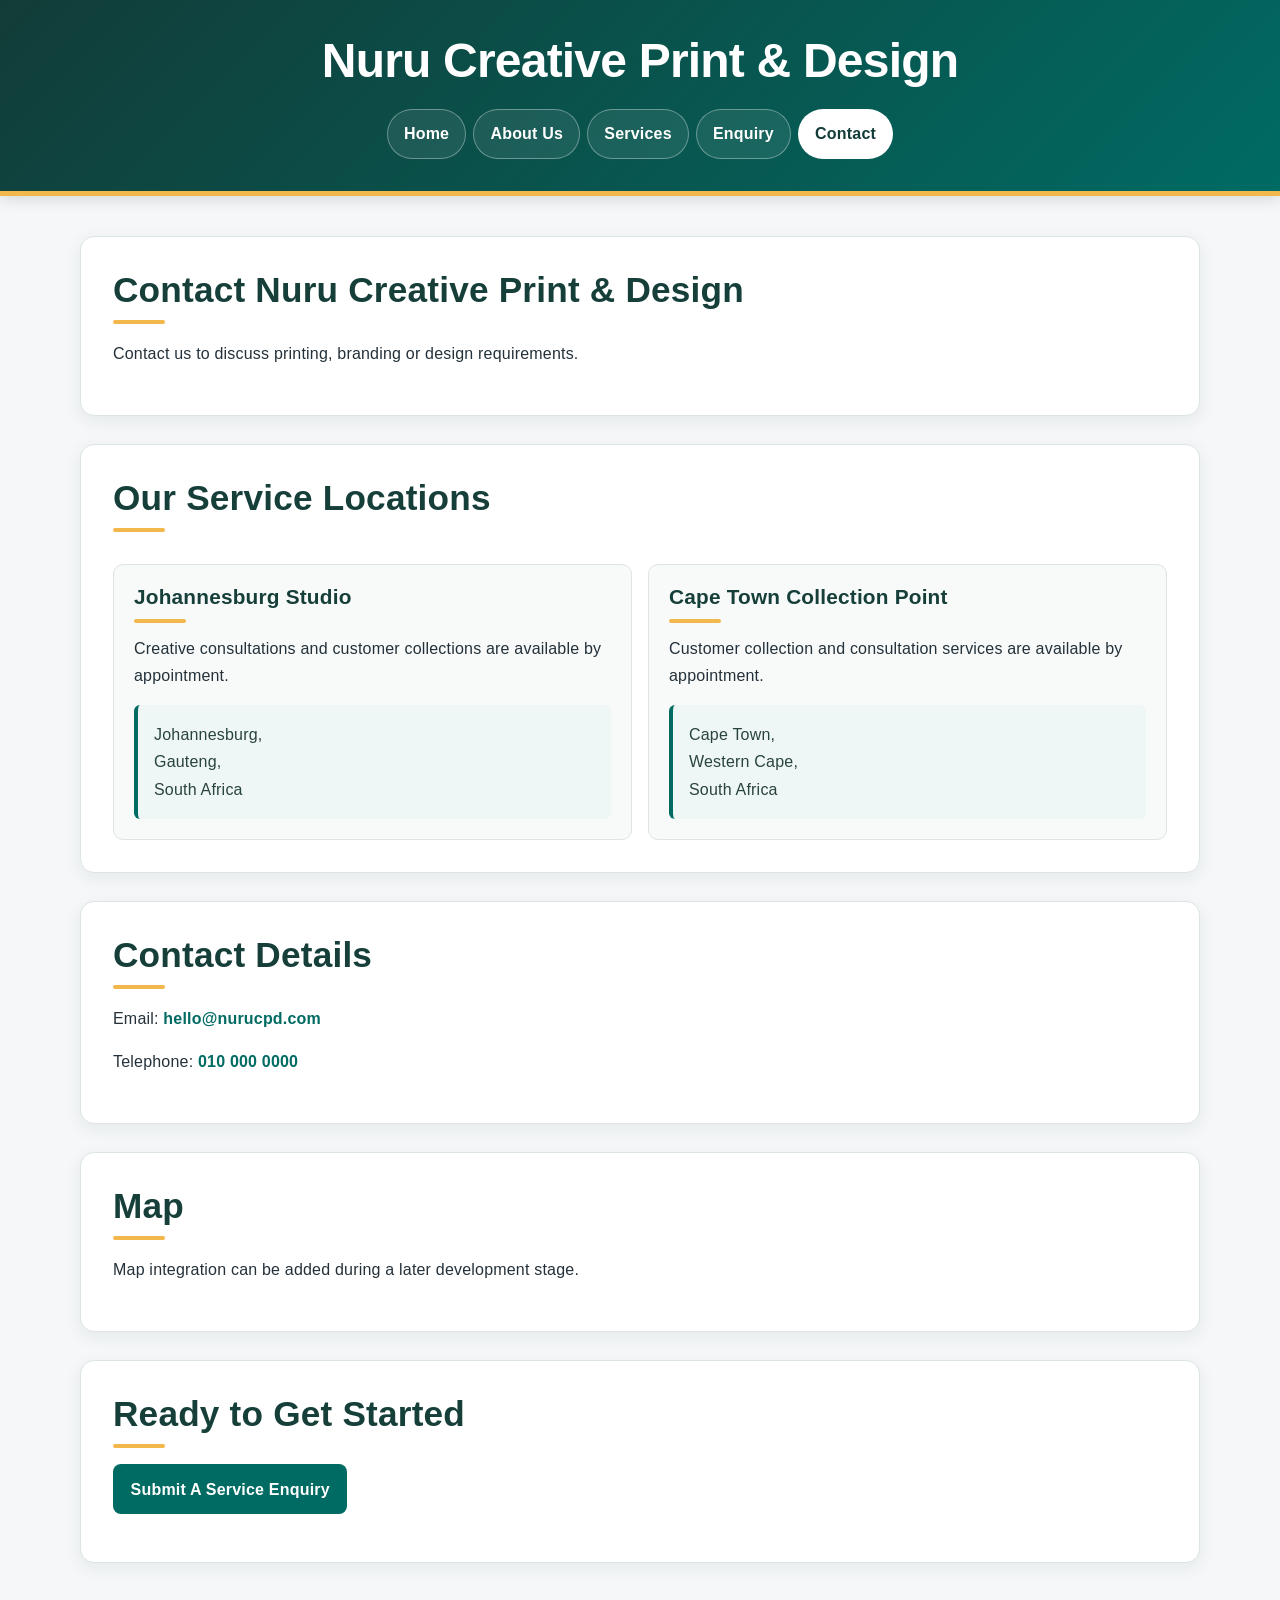
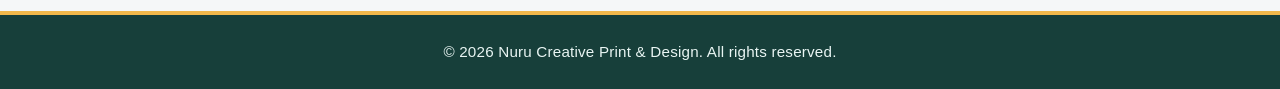
<file: contact.html>
<!DOCTYPE html>
<html lang="en">

<head>
    <meta charset="UTF-8">
    <meta name="viewport" content="width=device-width, initial-scale=1.0">

    <meta name="description"
        content="Contact Nuru Creative Print & Design through our service locations and contact details.">

    <title>Nuru Creative Print & Design | Contact</title>
    <link rel="stylesheet" href="css/style.css">
</head>

<body>
    <!-- Website Header -->
     <header>
        <h1>Nuru Creative Print & Design</h1>

        <!-- Main Navigation -->
         <nav aria-label="Primary navigation">

            <a href="index.html">Home</a>
            <a href="about.html">About Us</a>
            <a href="services.html">Services</a>
            <a href="enquiry.html">Enquiry</a>
            <a href="contact.html">Contact</a>

         </nav>

    </header>

     <!-- Main Content -->
     <main>

        <section>

            <h2>Contact Nuru Creative Print & Design</h2>

            <p>
                Contact us to discuss printing, branding or design requirements.
            </p>

        </section>
        
        <!-- Location -->
         <section>

            <h2>Our Service Locations</h2>
            
            <!-- Johannesburg -->
            <article>
                <h3>Johannesburg Studio</h3>

                <p>
                    Creative consultations and customer collections are available by appointment.
                </p>

                <address>
                    Johannesburg,<br>
                    Gauteng,<br>
                    South Africa
                </address>
            </article>

            <!-- Capetown -->
            <article>

                <h3>Cape Town Collection Point</h3>

                <p>
                    Customer collection and consultation services are available by appointment.
                </p>

                <address>
                    Cape Town,<br>
                    Western Cape,<br>
                    South Africa
                </address>

            </article>

         </section>

         <!-- Contact Details -->
          <section>

            <h2>Contact Details</h2>

            <p>
                Email:
                <a href="mailto:hello@nurucpd.com">
                   hello@nurucpd.com
                </a>
            </p>

            <p>
                Telephone:
                <a href="tel:+27100000000">
                    010 000 0000
                </a>
            </p>

          </section>

          <!-- Map Placeholder -->
           <section>

            <h2>Map</h2>

            <p>
                Map integration can be added during a later development stage.
            </p>

           </section>

           <!-- Enquiry LInk -->
            <section>

                <h2>Ready to Get Started</h2>

                <p>
                    <a href="enquiry.html">
                        Submit A Service Enquiry
                    </a>
                </p>

            </section>

     </main>
     
     <!-- Footer -->
      <footer>

        <p>
            &copy; 2026 Nuru Creative Print & Design.
            All rights reserved.
        </p>
      </footer>

    <script src="js.js" defer></script>
</body>
</html>
</file>
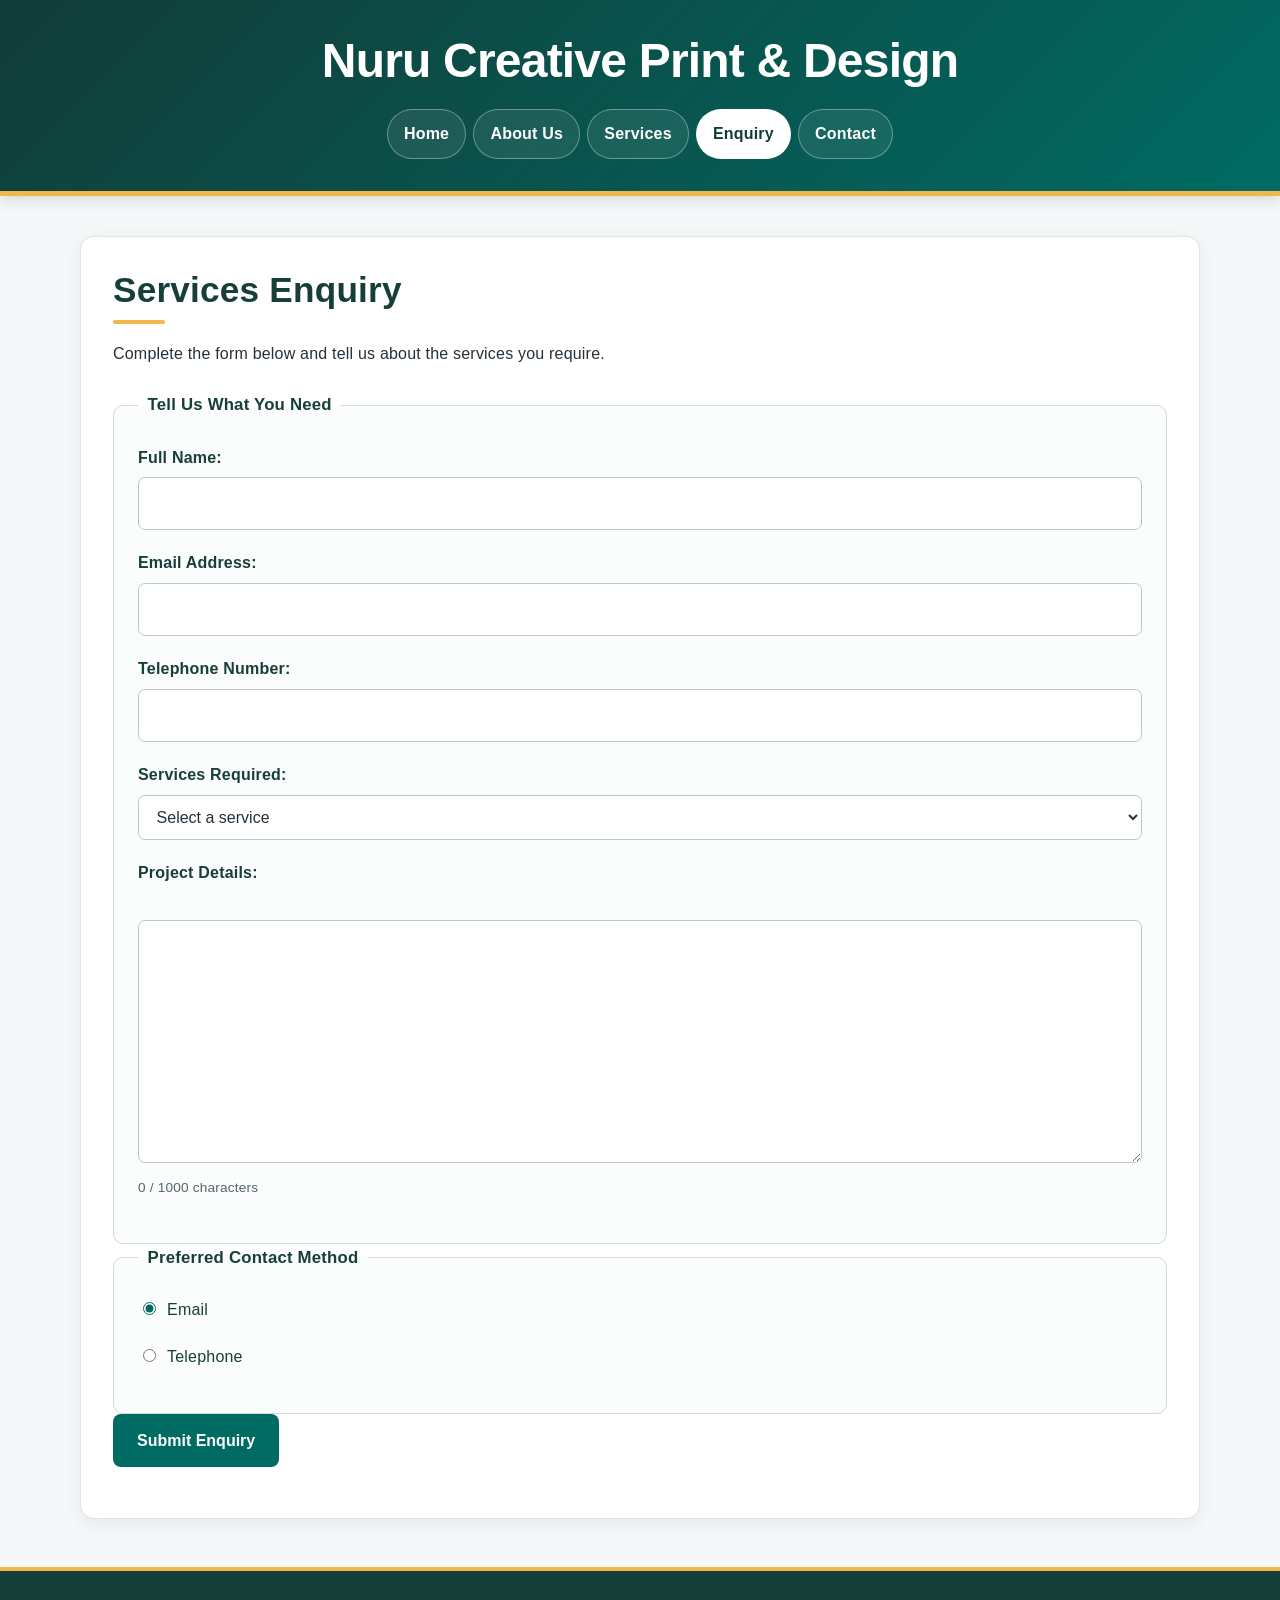
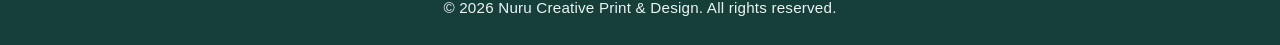
<file: enquiry.html>
<!DOCTYPE html>
<html lang="en">

<head>
    <meta charset="UTF-8">
    <meta name="viewport" content="width=device-width, initial-scale=1.0">

    <meta name="description"
        content="Submit a service enquiry to Nuru Creative Print & Design.">

    <title>Nuru Creative Print & Design | Enquiry</title>
    <link rel="stylesheet" href="css/style.css">
</head>

<body>
    <!-- Website Header -->
     <header>
        <h1>Nuru Creative Print & Design</h1>

        <!-- Main Navigation -->
         <nav aria-label="Primary navigation">

            <a href="index.html">Home</a>
            <a href="about.html">About Us</a>
            <a href="services.html">Services</a>
            <a href="enquiry.html">Enquiry</a>
            <a href="contact.html">Contact</a>

         </nav>

    </header>

     <!-- Main Content -->
     <main>

        <section>
            
            <h2>Services Enquiry</h2>
            <p>
                Complete the form below and tell us about the services you require.
            </p>

            <!-- Enquiry Form-->
             <form action="https://formspree.io/f/mwllwrro" method="POST">

                <!-- Formspree: email subject and spam honeypot (leave _gotcha empty) -->
                <input type="hidden" name="_subject" value="New enquiry from Nuru Creative Print & Design website">
                <input type="text" name="_gotcha" style="display:none" tabindex="-1" autocomplete="off">


                <fieldset>
                    <legend>Tell Us What You Need</legend>

                    <!-- Full Name-->
                     <p>

                        <label for="name">Full Name:</label>
                        
                        <input
                            type="text"
                            id="name"
                            name="name"
                            required
                        >    
                     </p>

                     <!-- Email -->
                      <p>

                        <label for="email">Email Address:</label>

                        <input
                           type="email"
                           id="email"
                           name="email"
                           required
                        >
                       
                     </p>

                     <!-- Telephone -->
                      <p>

                        <label for="telephone">Telephone Number:</label>

                        <input
                            type="tel"
                            id="telephone"
                            name="telephone"
                        >    
                      </p>

                      <!-- Service Selection -->
                       <p>

                        <label for="service">Services Required:</label>

                        <select
                            id="service"
                            name="service"
                            required
                        >
                        
                            <option value="">
                                Select a service
                            </option>

                            <option value="printing">
                                Printing
                            </option>

                            <option value="branding">
                                Branding
                            </option>

                            <option value="promotional materials">
                                Promotional Materials
                            </option>

                            <option value="design support">
                                Design Support
                            </option>

                        </select>

                       </p>

                       <!-- Project Details -->
                        <p>
                            <label for="details">
                                Project Details:
                            </label>

                            <br>

                            <textarea
                                id="details"
                                name="details"
                                rows="8"
                                cols="50"
                                required
                            ></textarea>

                        </p>

                        </fieldset>

                <fieldset>
                    <!-- Preferred Contact Method -->

                     <legend>
                        Preferred Contact Method
                     </legend>

                     <p>

                        <input
                            type="radio"
                            id="contact-email"
                            name="contact-method"
                            value="email"
                            checked
                        >
                        
                        <label for="contact-email">
                            Email
                        </label>
                     </p>

                     <p>

                        <input
                            type="radio"
                            id="contact-phone"
                            name="contact-method"
                            value="phone"
                        >
                        
                        <label for="contact-phone">
                            Telephone
                        </label>

                     </p>

                </fieldset>
                
                <!-- Submit -->
                 <p>

                    <button type="submit">
                        Submit Enquiry
                    </button>
                 </p>
             </form>         
        </section>
    </main>

    <!-- Footer -->
     <footer>

        <p>
            &copy; 2026 Nuru Creative Print & Design.
            All rights reserved.
        </p>
        
     </footer>
    <script src="js.js" defer></script>
</body>
</html>
</file>
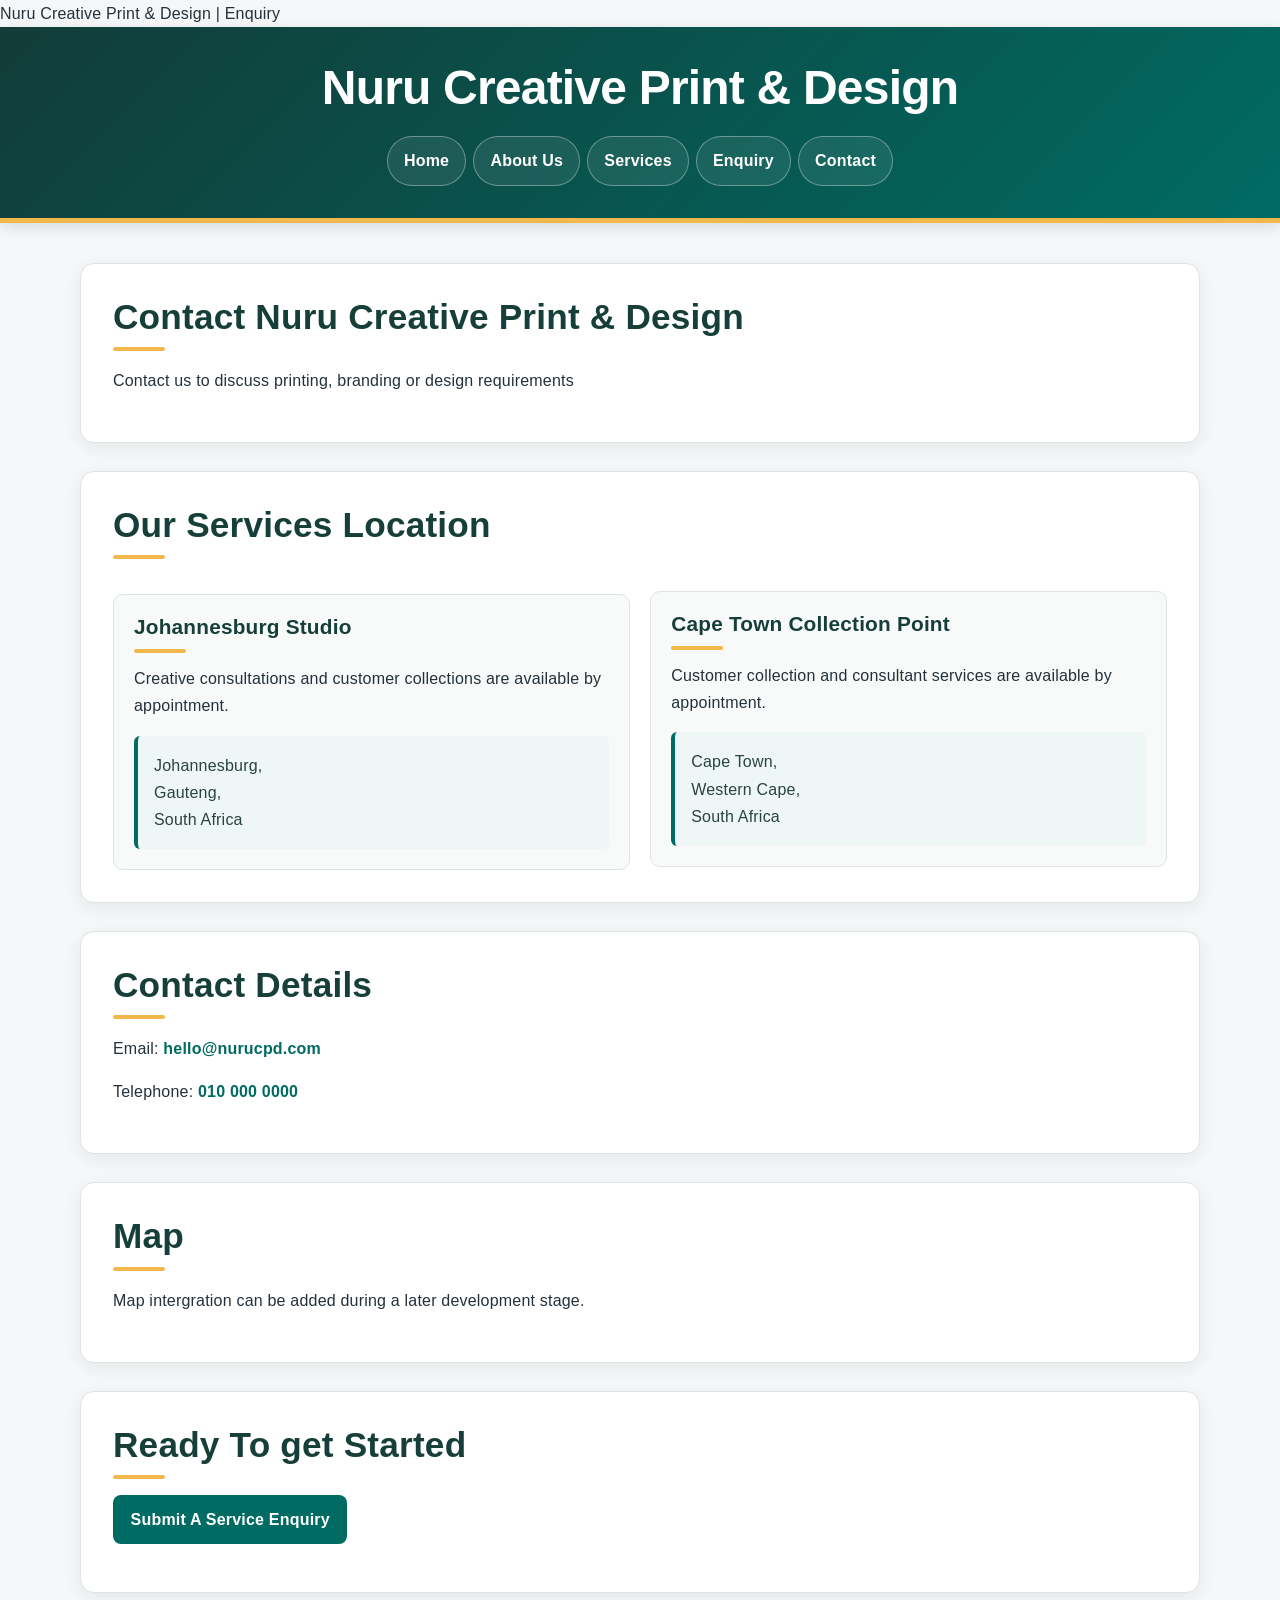
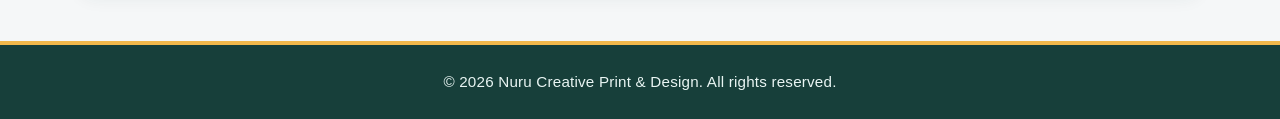
<file: POE ST10497391 P1/contact.html>
<!DOCTYPE html>
<html lang="en">

<head>
    <meta charset="UFT-8">
    <meta name="viewport" content="width=device-width, initial-scale=1.0">

    <meta name="description"
        content="Contact Nuru Creative Print & Design through our service locations and contact details.">

    <tiltle>Nuru Creative Print & Design | Enquiry</tiltle>
    <link rel="stylesheet" href="css/style.css">
</head>

<body>
    <!-- Website Header -->
     <header>
        <h1>Nuru Creative Print & Design</h1>

        <!-- Main Nagivation -->
         <nav aria-label="Primary navigation">

            <a href="index.html">Home</a>
            <a href="about.html">About Us</a>
            <a href="services.html">Services</a>
            <a href="enquiry.html">Enquiry</a>
            <a href="contact.html">Contact</a>

         </nav>

    </header>

     <!-- Main Content -->
     <main>

        <section>

            <h2>Contact Nuru Creative Print & Design</h2>

            <p>
                Contact us to discuss printing, branding or design requirements
            </p>

        </section>
        
        <!-- Location -->
         <section>

            <h2>Our Services Location</h2>
            
            <!-- Johannesburg -->
            <article>
                <h3> Johannesburg Studio</h3>

                <p>
                    Creative consultations and customer collections are available by appointment.
                </p>

                <address>
                    Johannesburg,<br>
                    Gauteng,<br>
                    South Africa
                </address>
            </article>

            <!-- Capetown -->
            <article>

                <h3>Cape Town Collection Point</h3>

                <p>
                    Customer collection and consultant services are available by appointment.
                </p>

                <address>
                    Cape Town,<br>
                    Western Cape,<br>
                    South Africa
                </address>

            </article>

         </section>

         <!-- Contact Details -->
          <section>

            <h2>Contact Details</h2>

            <p>
                Email:
                <a href="mailto:hello@nurucpd.com">
                   hello@nurucpd.com
                </a>
            </p>

            <p>
                Telephone:
                <a href="tel: +27100000000">
                    010 000 0000
                </a>
            </p>

          </section>

          <!-- Map Placeholder -->
           <section>

            <h2>Map</h2>

            <p>
                Map intergration can be added during a later development stage.
            </p>

           </section>

           <!-- Enquiry LInk -->
            <section>

                <h2>Ready To get Started</h2>

                <p>
                    <a href="enquiry.html">
                        Submit A Service Enquiry
                    </a>
                </p>

            </section>

     </main>
     
     <!-- Footer -->
      <footer>

        <p>
            &copy; 2026 Nuru Creative Print & Design.
            All rights reserved.
        </p>
      </footer>

</body>
</html>
</file>
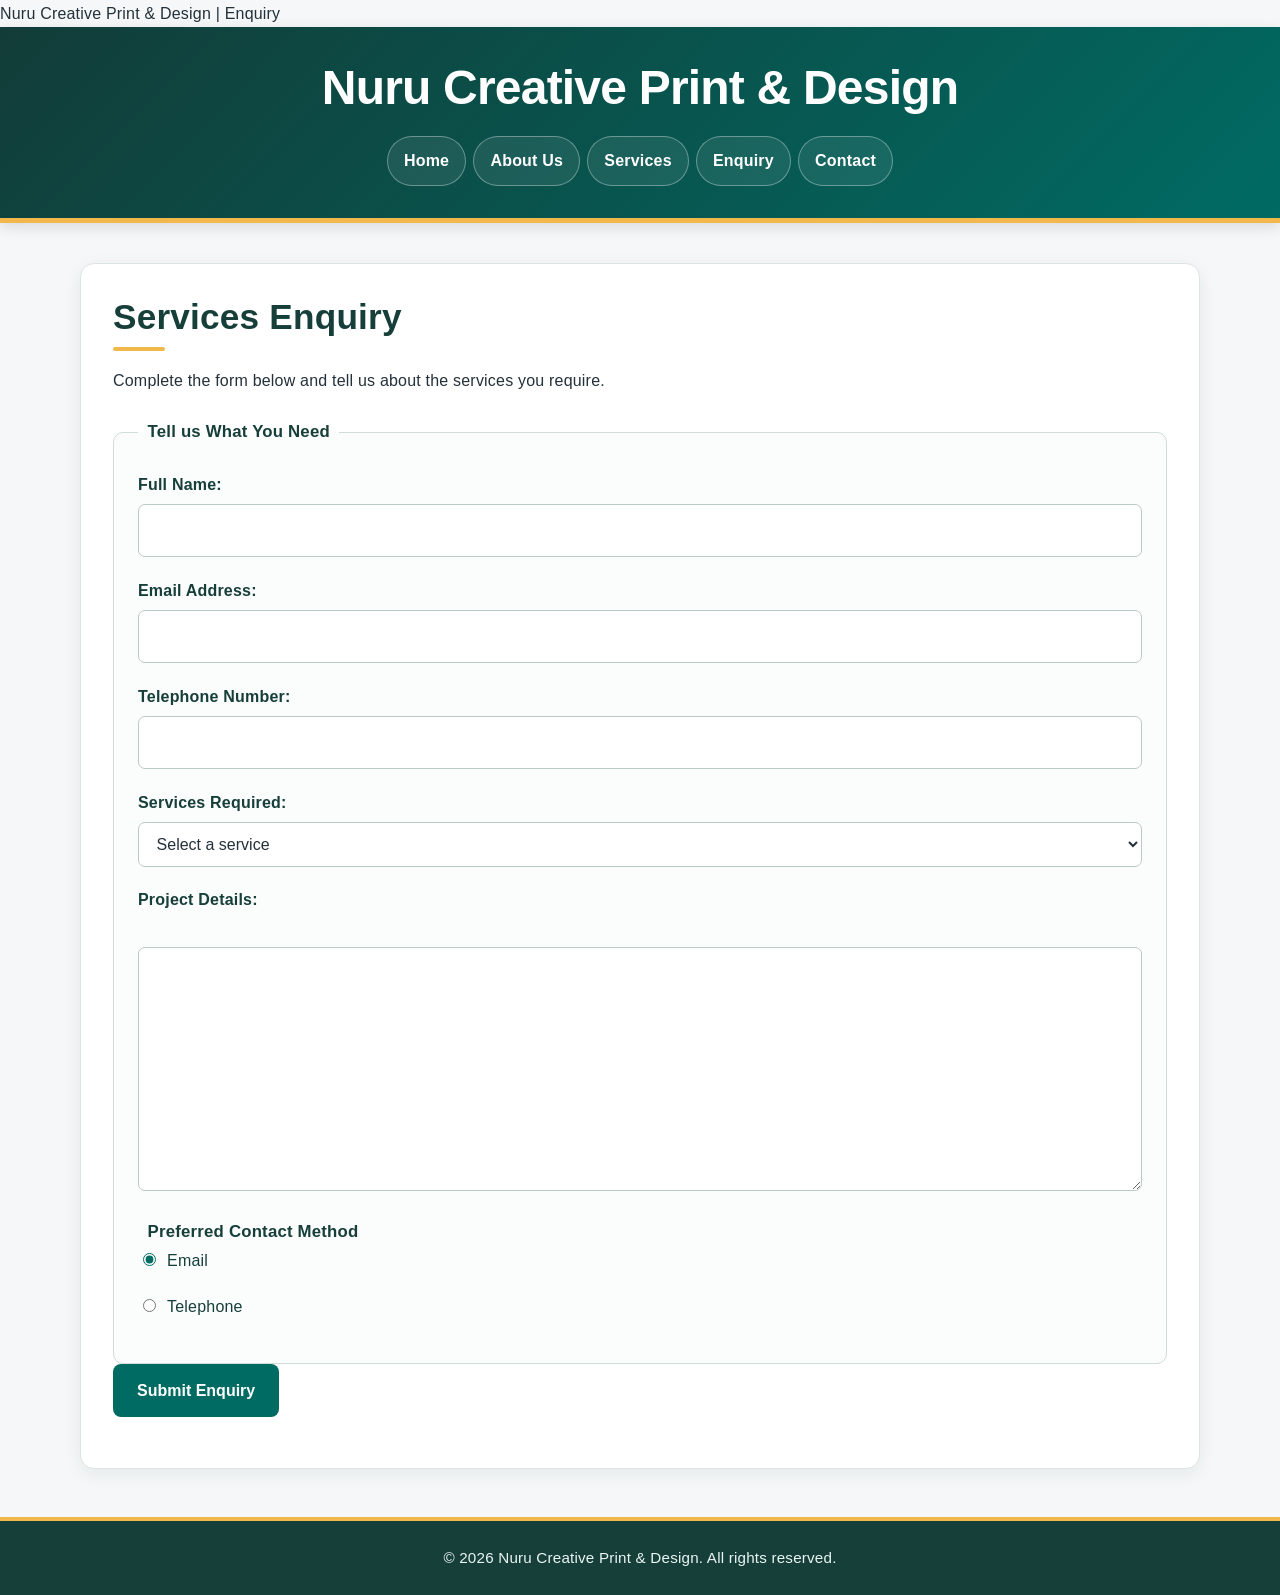
<file: POE ST10497391 P1/enquiry.html>
<!DOCTYPE html>
<html lang="en">

<head>
    <meta charset="UFT-8">
    <meta name="viewport" content="width=device-width, initial-scale=1.0">

    <meta name="description"
        content="Submit a service enquiry to Nuru Creative Print & Design.">

    <tiltle>Nuru Creative Print & Design | Enquiry</tiltle>
    <link rel="stylesheet" href="css/style.css">
</head>

<body>
    <!-- Website Header -->
     <header>
        <h1>Nuru Creative Print & Design</h1>

        <!-- Main Nagivation -->
         <nav aria-label="Primary navigation">

            <a href="index.html">Home</a>
            <a href="about.html">About Us</a>
            <a href="services.html">Services</a>
            <a href="enquiry.html">Enquiry</a>
            <a href="contact.html">Contact</a>

         </nav>

    </header>

     <!-- Main Content -->
     <main>

        <section>
            
            <h2>Services Enquiry</h2>
            <p>
                Complete the form below and tell us about the services you require.
            </p>

            <!-- Enquiry Form-->
             <form action="#" method="post">

                <fieldset>
                    <legend>Tell us What You Need</legend>

                    <!-- Full Name-->
                     <p>

                        <label for="name">Full Name:</label>
                        
                        <input
                            type="text"
                            id="name"
                            name="name"
                            required
                        >    
                     </p>

                     <!-- Email -->
                      <p>

                        <label for="Email">Email Address:</label>

                        <input
                           type="email"
                           id="email"
                           name="email"
                           required
                        >
                       
                     </p>

                     <!-- Telephone -->
                      <p>

                        <label for="telephone">Telephone Number:</label>

                        <input
                            type="tel"
                            id="telephone"
                            name="telephone"
                        >    
                      </p>

                      <!-- Service Selection -->
                       <p>

                        <label for="services">Services Required:</label>

                        <select
                            id="service"
                            name="service"
                            required
                        >
                        
                            <option value="">
                                Select a service
                            </option>

                            <option value="printing">
                                Printing
                            </option>

                            <option value="branding">
                                Branding
                            </option>

                            <option value="promotional materials">
                                Promotional Materials
                            </option>

                            <option value="design support">
                                Design Support
                            </option>

                        </select>

                       </p>

                       <!-- Project Details -->
                        <p>
                            <label for="details">
                                Project Details:
                            </label>

                            <br>

                            <textarea
                                id="details"
                                name="details"
                                rows="8"
                                cols="50"
                                required
                            ></textarea>

                        </p>

                        <!-- Preferred Contact Method -->

                     <legend>
                        Preferred Contact Method
                     </legend>

                     <p>

                        <input
                            type="radio"
                            id="contact-email"
                            name="contact-method"
                            value="email"
                            checked
                        >
                        
                        <label for="contact-email">
                            Email
                        </label>
                     </p>

                     <p>

                        <input
                            type="radio"
                            id="contact-phone"
                            name="contact-method"
                            value="phone"
                        >
                        
                        <label for="contact-phone">
                            Telephone
                        </label>

                     </p>

                </fieldset>
                
                <!-- Submit -->
                 <p>

                    <button type="summit">
                        Submit Enquiry
                    </button>
                 </p>

                </fieldset>
             </form>         
        </section>
    </main>

    <!-- Footer -->
     <footer>

        <p>
            &copy; 2026 Nuru Creative Print & Design.
            All rights reserved.
        </p>
        
     </footer>
</body>
</html>
</file>
<file: css/style.css>
/* =========================================================
   Nuru Creative Print & Design
   Main stylesheet - Part 1
   ========================================================= */

/* ---------- Base / Reset ---------- */
* {
    box-sizing: border-box;
}

html {
    scroll-behavior: smooth;
}

body {
    margin: 0;
    min-height: 100vh;
    font-family: "Segoe UI", Arial, Helvetica, sans-serif;
    font-size: 16px;
    line-height: 1.7;
    letter-spacing: 0.2px;
    color: #24313a;
    background: #f5f7f8;
}

img {
    display: block;
    max-width: 100%;
    height: auto;
}

a {
    color: #006b63;
    text-decoration: none;
    font-weight: 600;
}

a:hover,
a:focus {
    color: #004f49;
    text-decoration: underline;
}

a:focus-visible,
button:focus-visible,
input:focus-visible,
select:focus-visible,
textarea:focus-visible {
    outline: 3px solid #f2b84b;
    outline-offset: 3px;
}

/* ---------- Typography ---------- */
h1,
h2,
h3 {
    margin-top: 0;
    line-height: 1.2;
    color: #173f3a;
}

h1 {
    margin-bottom: 0.35rem;
    font-size: clamp(2rem, 4vw, 3rem);
    font-weight: 800;
    letter-spacing: -0.8px;
}

h2 {
    margin-bottom: 1rem;
    font-size: clamp(1.55rem, 3vw, 2.2rem);
    font-weight: 750;
}

h3 {
    margin-bottom: 0.75rem;
    font-size: 1.3rem;
    font-weight: 700;
}

p {
    margin: 0 0 1rem;
}

/* ---------- Header ---------- */
header {
    padding: 2rem 5%;
    color: #ffffff;
    text-align: center;
    background: linear-gradient(135deg, #123c38, #006b63);
    border-bottom: 5px solid #f2b84b;
    box-shadow: 0 4px 14px rgba(0, 0, 0, 0.12);
}

header h1 {
    color: #ffffff;
}

header > p {
    max-width: 700px;
    margin: 0 auto 1.4rem;
    color: #e7f4f1;
    font-size: 1.05rem;
}

/* ---------- Navigation ---------- */
nav {
    display: flex;
    flex-wrap: wrap;
    justify-content: center;
    gap: 0.45rem;
    margin-top: 1.2rem;
}

nav a {
    padding: 0.65rem 1rem;
    color: #ffffff;
    border: 1px solid rgba(255, 255, 255, 0.35);
    border-radius: 999px;
    background: rgba(255, 255, 255, 0.08);
    transition: background-color 0.2s ease, transform 0.2s ease;
}

nav a:hover,
nav a:focus {
    color: #123c38;
    text-decoration: none;
    background: #ffffff;
    transform: translateY(-2px);
}

/* ---------- Main Layout ---------- */
main {
    width: min(1120px, 90%);
    margin: 2.5rem auto;
}

main > h2 {
    margin-bottom: 1.5rem;
    text-align: center;
}

/* ---------- Sections / Cards ---------- */
section {
    margin-bottom: 1.75rem;
    padding: clamp(1.25rem, 3vw, 2rem);
    background: #ffffff;
    border: 1px solid #dce5e3;
    border-radius: 14px;
    box-shadow: 0 5px 18px rgba(24, 55, 60, 0.07);
}

section h2,
section h3 {
    position: relative;
}

section h2::after,
section h3::after {
    content: "";
    display: block;
    width: 52px;
    height: 4px;
    margin-top: 0.55rem;
    border-radius: 3px;
    background: #f2b84b;
}

/* ---------- Home Page ---------- */
main > section:first-of-type img {
    width: 100%;
    max-height: 430px;
    object-fit: cover;
    margin-bottom: 1.5rem;
    border-radius: 10px;
}

main > section:first-of-type a {
    display: inline-block;
    margin: 0.25rem 0.4rem 0.25rem 0;
    padding: 0.7rem 1.1rem;
    color: #ffffff;
    background: #006b63;
    border-radius: 8px;
    transition: background-color 0.2s ease, transform 0.2s ease;
}

main > section:first-of-type a:hover,
main > section:first-of-type a:focus {
    color: #ffffff;
    background: #004f49;
    text-decoration: none;
    transform: translateY(-2px);
}

/* ---------- Lists ---------- */
ul {
    padding-left: 1.35rem;
}

li {
    margin-bottom: 0.5rem;
}

section ul li::marker {
    color: #006b63;
}

/* ---------- About Page ---------- */
main section img {
    border-radius: 10px;
}

main section:has(ul) {
    overflow: hidden;
}

/* ---------- Contact Page ---------- */
address {
    padding: 1rem;
    color: #29433f;
    font-style: normal;
    background: #eef7f5;
    border-left: 4px solid #006b63;
    border-radius: 6px;
}

article {
    margin-top: 1.2rem;
    padding: 1.25rem;
    background: #f8faf9;
    border: 1px solid #dce5e3;
    border-radius: 10px;
}

article + article {
    margin-top: 1rem;
}

/* ---------- Services Page ---------- */
main > section:not(:first-of-type) {
    transition: transform 0.2s ease, box-shadow 0.2s ease;
}

main > section:not(:first-of-type):hover {
    transform: translateY(-2px);
    box-shadow: 0 8px 22px rgba(24, 55, 60, 0.1);
}

/* ---------- Forms ---------- */
form {
    margin-top: 1.5rem;
}

fieldset {
    min-width: 0;
    margin: 0;
    padding: 1.5rem;
    border: 1px solid #cfdcd9;
    border-radius: 10px;
    background: #fbfcfc;
}

legend {
    padding: 0 0.6rem;
    color: #173f3a;
    font-size: 1.05rem;
    font-weight: 700;
}

form p {
    margin-bottom: 1.2rem;
}

label {
    display: block;
    margin-bottom: 0.4rem;
    color: #173f3a;
    font-weight: 650;
}

input[type="text"],
input[type="email"],
input[type="tel"],
select,
textarea {
    width: 100%;
    padding: 0.75rem 0.85rem;
    font: inherit;
    color: #24313a;
    background: #ffffff;
    border: 1px solid #b9cbc7;
    border-radius: 7px;
    transition: border-color 0.2s ease, box-shadow 0.2s ease;
}

input[type="text"]:focus,
input[type="email"]:focus,
input[type="tel"]:focus,
select:focus,
textarea:focus {
    border-color: #006b63;
    box-shadow: 0 0 0 3px rgba(0, 107, 99, 0.12);
    outline: none;
}

textarea {
    min-height: 180px;
    resize: vertical;
}

input[type="radio"] {
    width: auto;
    margin-right: 0.4rem;
    accent-color: #006b63;
}

input[type="radio"] + label {
    display: inline;
    margin-right: 1rem;
    font-weight: 500;
}

button {
    display: inline-block;
    padding: 0.8rem 1.5rem;
    font: inherit;
    font-weight: 700;
    color: #ffffff;
    background: #006b63;
    border: 0;
    border-radius: 8px;
    cursor: pointer;
    transition: background-color 0.2s ease, transform 0.2s ease;
}

button:hover,
button:focus {
    background: #004f49;
    transform: translateY(-2px);
}

/* ---------- Call-to-action links ---------- */
section a[href="enquiry.html"] {
    display: inline-block;
    padding: 0.7rem 1.1rem;
    color: #ffffff;
    background: #006b63;
    border-radius: 8px;
}

section a[href="enquiry.html"]:hover,
section a[href="enquiry.html"]:focus {
    color: #ffffff;
    background: #004f49;
    text-decoration: none;
}

/* ---------- Current page in navigation ---------- */
nav a.active {
    color: #123c38;
    background: #ffffff;
}

/* ---------- Form feedback (used by js.js) ---------- */
.error-message {
    display: block;
    margin-top: 0.35rem;
    color: #b00020;
    font-size: 0.9rem;
    font-weight: 600;
}

input.input-error,
select.input-error,
textarea.input-error {
    border: 2px solid #b00020;
}

#details-counter {
    display: block;
    margin-top: 0.3rem;
    color: #55666d;
    font-size: 0.85rem;
}

.form-success,
.form-error {
    margin-bottom: 1rem;
    padding: 1rem 1.25rem;
    border-radius: 8px;
    font-weight: 600;
}

.form-success {
    color: #1b5e20;
    background: #e6f4ea;
    border: 1px solid #2e7d32;
}

.form-error {
    color: #8a1c1c;
    background: #fdecea;
    border: 1px solid #b00020;
}

button:disabled {
    opacity: 0.65;
    cursor: not-allowed;
    transform: none;
}

/* ---------- Footer ---------- */
footer {
    margin-top: 3rem;
    padding: 1.5rem 5%;
    color: #e9f5f3;
    text-align: center;
    background: #173f3a;
    border-top: 4px solid #f2b84b;
}

footer p {
    margin: 0;
    font-size: 0.95rem;
}

/* ---------- Responsive Design ---------- */
@media (max-width: 700px) {
    header {
        padding: 1.5rem 4%;
    }

    nav {
        flex-direction: column;
        align-items: stretch;
    }

    nav a {
        text-align: center;
    }

    main {
        width: 92%;
        margin: 1.5rem auto;
    }

    section {
        padding: 1.2rem;
        border-radius: 10px;
    }

    main > section:first-of-type a {
        display: block;
        margin-right: 0;
        text-align: center;
    }

    fieldset {
        padding: 1rem;
    }
}

@media (min-width: 850px) {
    /* Gives the Contact page's location articles a two-column layout */
    section:has(> article) {
        display: grid;
        grid-template-columns: 1fr 1fr;
        gap: 1rem;
    }

    section:has(> article) > :not(article) {
        grid-column: 1 / -1;
    }

    article,
    article + article {
        margin: 0;
    }
}

/* ---------- Reduced Motion ---------- */
@media (prefers-reduced-motion: reduce) {
    html {
        scroll-behavior: auto;
    }

    *,
    *::before,
    *::after {
        transition: none !important;
    }
}
</file>
<file: POE ST10497391 P1/css/style.css>
/* =========================================================
   Nuru Creative Print & Design
   Main stylesheet - Part 1
   ========================================================= */

/* ---------- Base / Reset ---------- */
* {
    box-sizing: border-box;
}

html {
    scroll-behavior: smooth;
}

body {
    margin: 0;
    min-height: 100vh;
    font-family: "Segoe UI", Arial, Helvetica, sans-serif;
    font-size: 16px;
    line-height: 1.7;
    letter-spacing: 0.2px;
    color: #24313a;
    background: #f5f7f8;
}

img {
    display: block;
    max-width: 100%;
    height: auto;
}

a {
    color: #006b63;
    text-decoration: none;
    font-weight: 600;
}

a:hover,
a:focus {
    color: #004f49;
    text-decoration: underline;
}

a:focus-visible,
button:focus-visible,
input:focus-visible,
select:focus-visible,
textarea:focus-visible {
    outline: 3px solid #f2b84b;
    outline-offset: 3px;
}

/* ---------- Typography ---------- */
h1,
h2,
h3 {
    margin-top: 0;
    line-height: 1.2;
    color: #173f3a;
}

h1 {
    margin-bottom: 0.35rem;
    font-size: clamp(2rem, 4vw, 3rem);
    font-weight: 800;
    letter-spacing: -0.8px;
}

h2 {
    margin-bottom: 1rem;
    font-size: clamp(1.55rem, 3vw, 2.2rem);
    font-weight: 750;
}

h3 {
    margin-bottom: 0.75rem;
    font-size: 1.3rem;
    font-weight: 700;
}

p {
    margin: 0 0 1rem;
}

/* ---------- Header ---------- */
header {
    padding: 2rem 5%;
    color: #ffffff;
    text-align: center;
    background: linear-gradient(135deg, #123c38, #006b63);
    border-bottom: 5px solid #f2b84b;
    box-shadow: 0 4px 14px rgba(0, 0, 0, 0.12);
}

header h1 {
    color: #ffffff;
}

header > p {
    max-width: 700px;
    margin: 0 auto 1.4rem;
    color: #e7f4f1;
    font-size: 1.05rem;
}

/* ---------- Navigation ---------- */
nav {
    display: flex;
    flex-wrap: wrap;
    justify-content: center;
    gap: 0.45rem;
    margin-top: 1.2rem;
}

nav a {
    padding: 0.65rem 1rem;
    color: #ffffff;
    border: 1px solid rgba(255, 255, 255, 0.35);
    border-radius: 999px;
    background: rgba(255, 255, 255, 0.08);
    transition: background-color 0.2s ease, transform 0.2s ease;
}

nav a:hover,
nav a:focus {
    color: #123c38;
    text-decoration: none;
    background: #ffffff;
    transform: translateY(-2px);
}

/* ---------- Main Layout ---------- */
main {
    width: min(1120px, 90%);
    margin: 2.5rem auto;
}

main > h2 {
    margin-bottom: 1.5rem;
    text-align: center;
}

/* ---------- Sections / Cards ---------- */
section {
    margin-bottom: 1.75rem;
    padding: clamp(1.25rem, 3vw, 2rem);
    background: #ffffff;
    border: 1px solid #dce5e3;
    border-radius: 14px;
    box-shadow: 0 5px 18px rgba(24, 55, 60, 0.07);
}

section h2,
section h3 {
    position: relative;
}

section h2::after,
section h3::after {
    content: "";
    display: block;
    width: 52px;
    height: 4px;
    margin-top: 0.55rem;
    border-radius: 3px;
    background: #f2b84b;
}

/* ---------- Home Page ---------- */
main > section:first-of-type img {
    width: 100%;
    max-height: 430px;
    object-fit: cover;
    margin-bottom: 1.5rem;
    border-radius: 10px;
}

main > section:first-of-type a {
    display: inline-block;
    margin: 0.25rem 0.4rem 0.25rem 0;
    padding: 0.7rem 1.1rem;
    color: #ffffff;
    background: #006b63;
    border-radius: 8px;
    transition: background-color 0.2s ease, transform 0.2s ease;
}

main > section:first-of-type a:hover,
main > section:first-of-type a:focus {
    color: #ffffff;
    background: #004f49;
    text-decoration: none;
    transform: translateY(-2px);
}

/* ---------- Lists ---------- */
ul {
    padding-left: 1.35rem;
}

li {
    margin-bottom: 0.5rem;
}

section ul li::marker {
    color: #006b63;
}

/* ---------- About Page ---------- */
main section img {
    border-radius: 10px;
}

main section:has(ul) {
    overflow: hidden;
}

/* ---------- Contact Page ---------- */
address {
    padding: 1rem;
    color: #29433f;
    font-style: normal;
    background: #eef7f5;
    border-left: 4px solid #006b63;
    border-radius: 6px;
}

article {
    margin-top: 1.2rem;
    padding: 1.25rem;
    background: #f8faf9;
    border: 1px solid #dce5e3;
    border-radius: 10px;
}

article + article {
    margin-top: 1rem;
}

/* ---------- Services Page ---------- */
main > section:not(:first-of-type) {
    transition: transform 0.2s ease, box-shadow 0.2s ease;
}

main > section:not(:first-of-type):hover {
    transform: translateY(-2px);
    box-shadow: 0 8px 22px rgba(24, 55, 60, 0.1);
}

/* ---------- Forms ---------- */
form {
    margin-top: 1.5rem;
}

fieldset {
    min-width: 0;
    margin: 0;
    padding: 1.5rem;
    border: 1px solid #cfdcd9;
    border-radius: 10px;
    background: #fbfcfc;
}

legend {
    padding: 0 0.6rem;
    color: #173f3a;
    font-size: 1.05rem;
    font-weight: 700;
}

form p {
    margin-bottom: 1.2rem;
}

label {
    display: block;
    margin-bottom: 0.4rem;
    color: #173f3a;
    font-weight: 650;
}

input[type="text"],
input[type="email"],
input[type="tel"],
select,
textarea {
    width: 100%;
    padding: 0.75rem 0.85rem;
    font: inherit;
    color: #24313a;
    background: #ffffff;
    border: 1px solid #b9cbc7;
    border-radius: 7px;
    transition: border-color 0.2s ease, box-shadow 0.2s ease;
}

input[type="text"]:focus,
input[type="email"]:focus,
input[type="tel"]:focus,
select:focus,
textarea:focus {
    border-color: #006b63;
    box-shadow: 0 0 0 3px rgba(0, 107, 99, 0.12);
    outline: none;
}

textarea {
    min-height: 180px;
    resize: vertical;
}

input[type="radio"] {
    width: auto;
    margin-right: 0.4rem;
    accent-color: #006b63;
}

input[type="radio"] + label {
    display: inline;
    margin-right: 1rem;
    font-weight: 500;
}

button {
    display: inline-block;
    padding: 0.8rem 1.5rem;
    font: inherit;
    font-weight: 700;
    color: #ffffff;
    background: #006b63;
    border: 0;
    border-radius: 8px;
    cursor: pointer;
    transition: background-color 0.2s ease, transform 0.2s ease;
}

button:hover,
button:focus {
    background: #004f49;
    transform: translateY(-2px);
}

/* ---------- Call-to-action links ---------- */
section a[href="enquiry.html"] {
    display: inline-block;
    padding: 0.7rem 1.1rem;
    color: #ffffff;
    background: #006b63;
    border-radius: 8px;
}

section a[href="enquiry.html"]:hover,
section a[href="enquiry.html"]:focus {
    color: #ffffff;
    background: #004f49;
    text-decoration: none;
}

/* ---------- Footer ---------- */
footer {
    margin-top: 3rem;
    padding: 1.5rem 5%;
    color: #e9f5f3;
    text-align: center;
    background: #173f3a;
    border-top: 4px solid #f2b84b;
}

footer p {
    margin: 0;
    font-size: 0.95rem;
}

/* ---------- Responsive Design ---------- */
@media (max-width: 700px) {
    header {
        padding: 1.5rem 4%;
    }

    nav {
        flex-direction: column;
        align-items: stretch;
    }

    nav a {
        text-align: center;
    }

    main {
        width: 92%;
        margin: 1.5rem auto;
    }

    section {
        padding: 1.2rem;
        border-radius: 10px;
    }

    main > section:first-of-type a {
        display: block;
        margin-right: 0;
        text-align: center;
    }

    fieldset {
        padding: 1rem;
    }
}

@media (min-width: 850px) {
    /* Gives the Contact page's location articles a two-column layout */
    article {
        display: inline-block;
        width: calc(50% - 0.65rem);
        vertical-align: top;
    }

    article + article {
        margin-left: 1rem;
    }
}

/* ---------- Reduced Motion ---------- */
@media (prefers-reduced-motion: reduce) {
    html {
        scroll-behavior: auto;
    }

    *,
    *::before,
    *::after {
        transition: none !important;
    }
}
</file>
